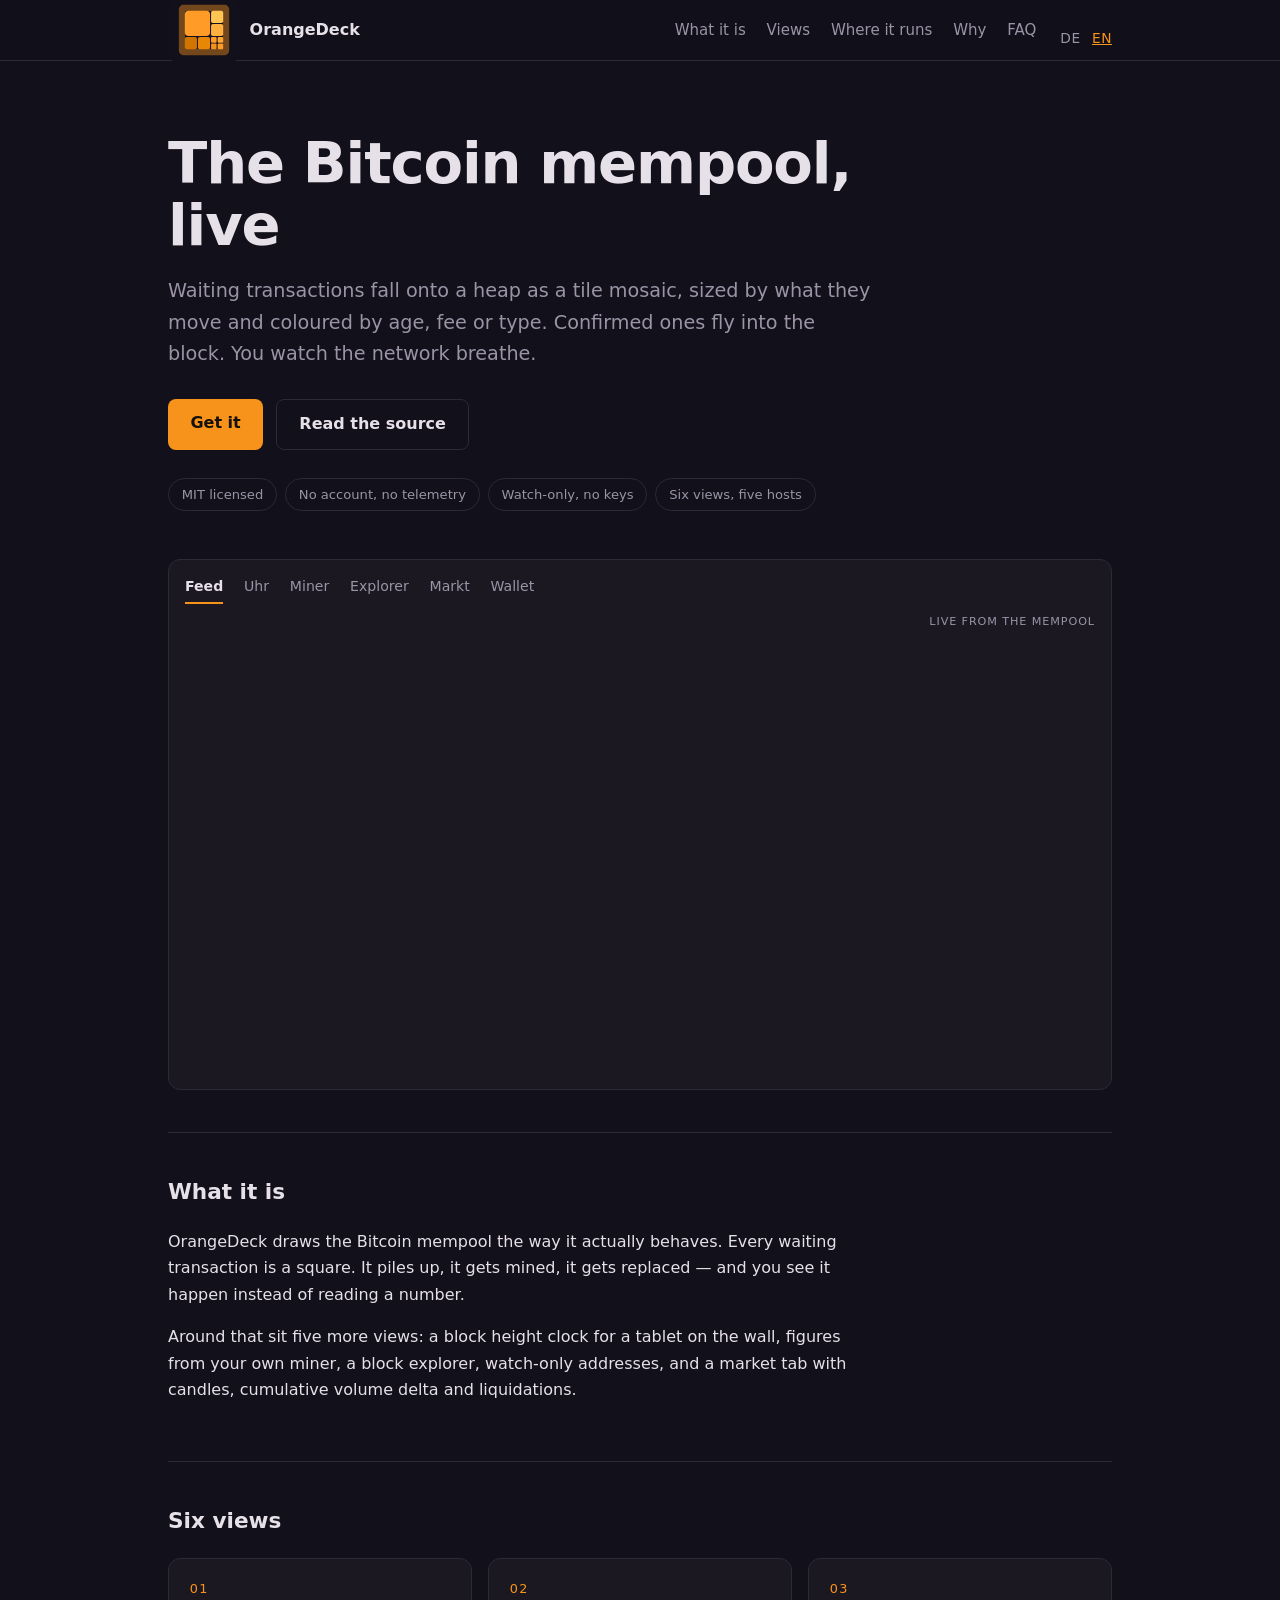
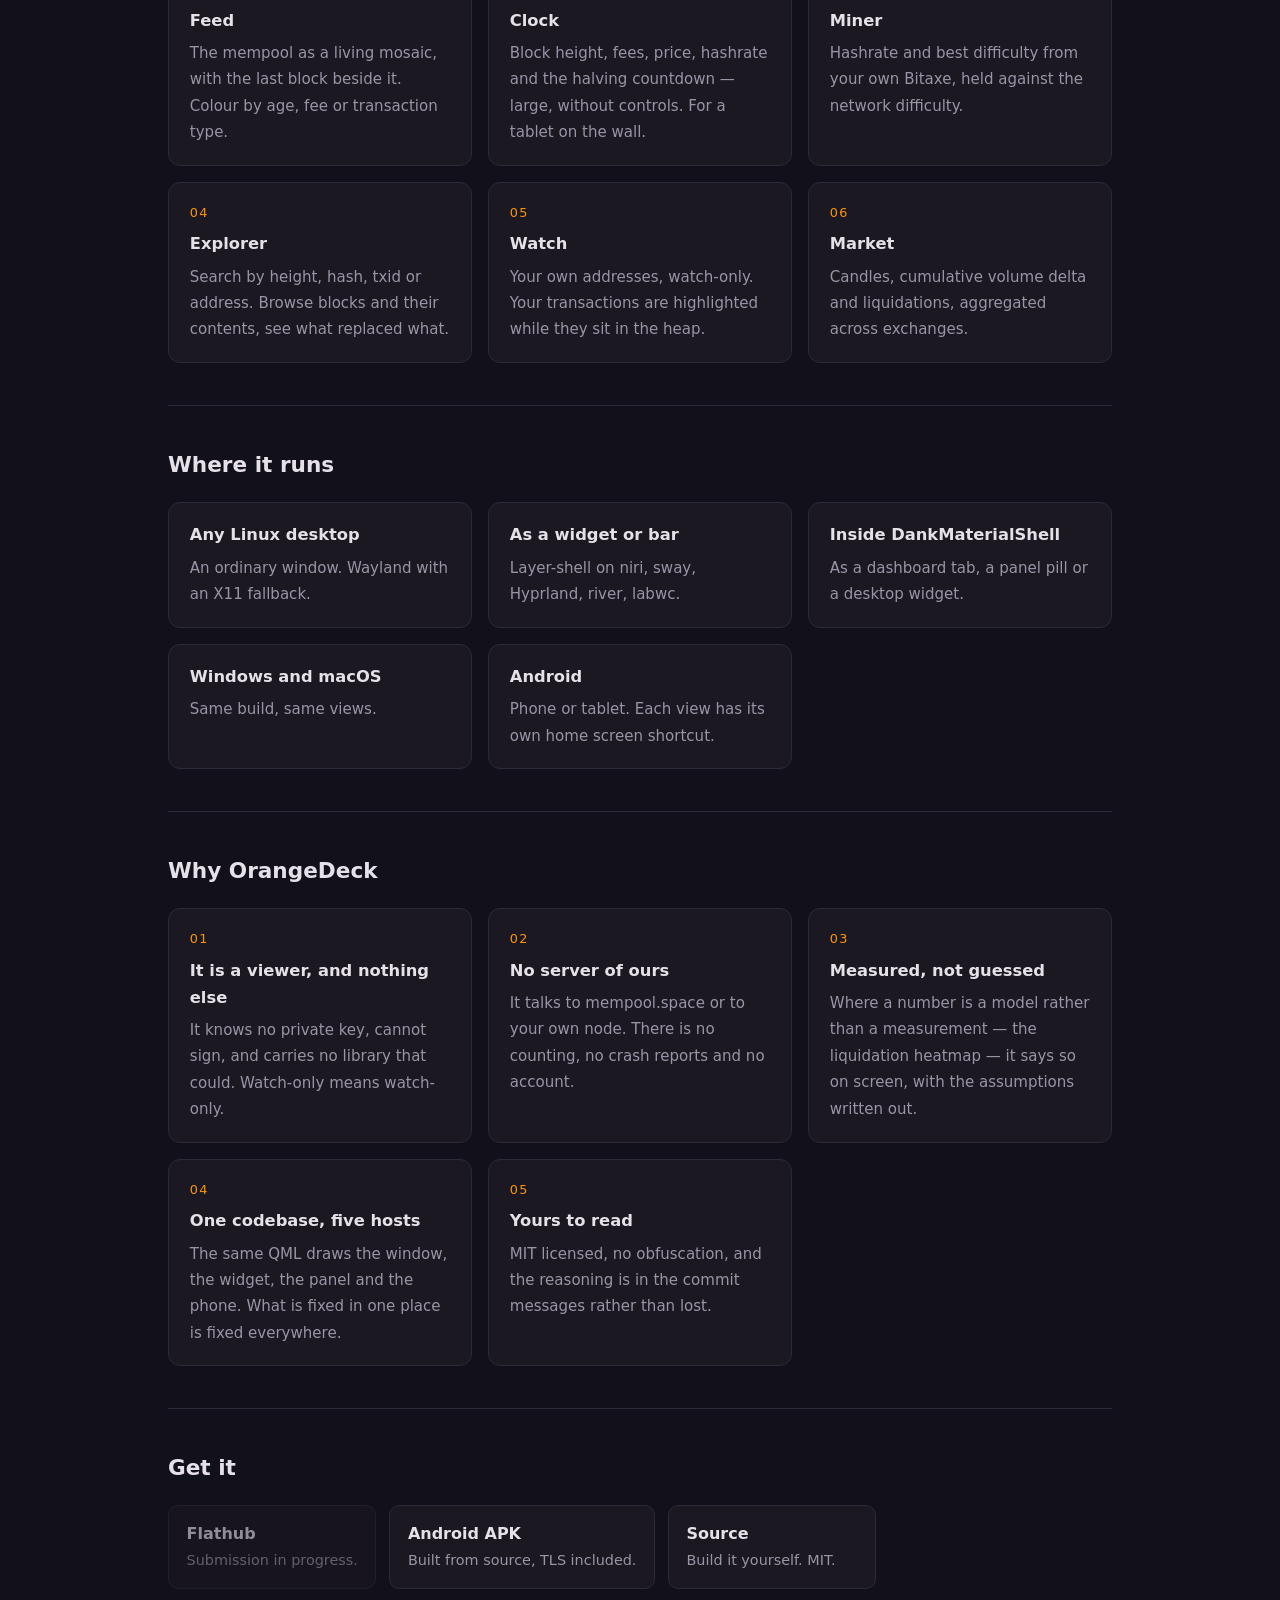
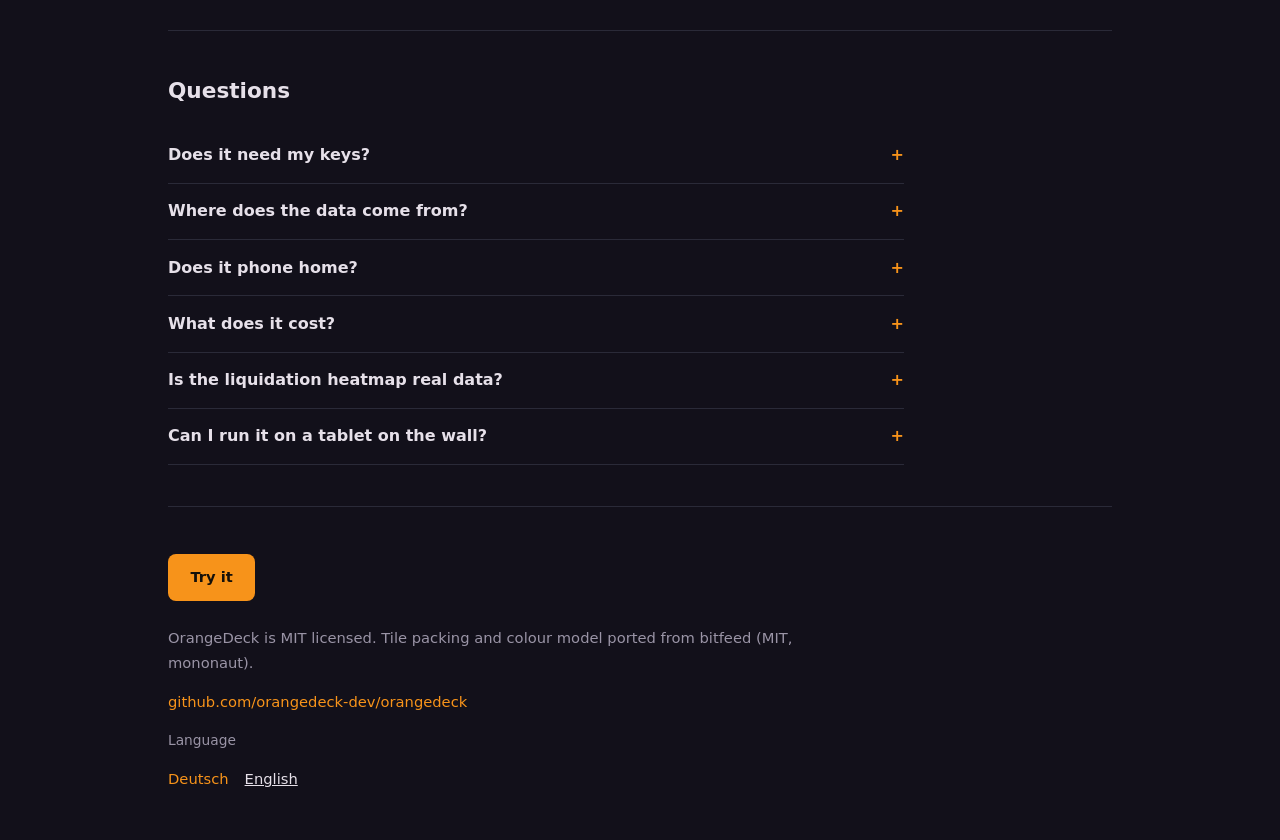
<file: website/fertig/index.html>
<!doctype html>
<html lang="en">
<meta charset="utf-8">
<meta name="viewport" content="width=device-width, initial-scale=1">
<title>OrangeDeck</title>
<link rel="icon" href="bilder/symbol.svg" type="image/svg+xml">
<link rel="stylesheet" href="stil.css">
<link rel="canonical" href="https://orangedeck.dev/en/">
<script>
  var da = ["de","en"];
  var w = (navigator.languages || [navigator.language || "en"]);
  var ziel = "en";
  for (var i = 0; i < w.length && ziel === "en"; i++) {
    var l = String(w[i]).toLowerCase();
    if (da.indexOf(l) >= 0) { ziel = l; break; }
    var k = l.split("-")[0];
    if (da.indexOf(k) >= 0) { ziel = k; break; }
  }
  location.replace(ziel + "/");
</script>
<body>
<div class="mitte"><header>
  <div class="marke"><img src="bilder/symbol.svg" alt="" width="72" height="72"><h1>OrangeDeck</h1></div>
  <noscript><p class="unterzeile"><a href="de/">Deutsch</a> <a href="en/">English</a></p></noscript>
</header></div>
</body>
</html>
</file>
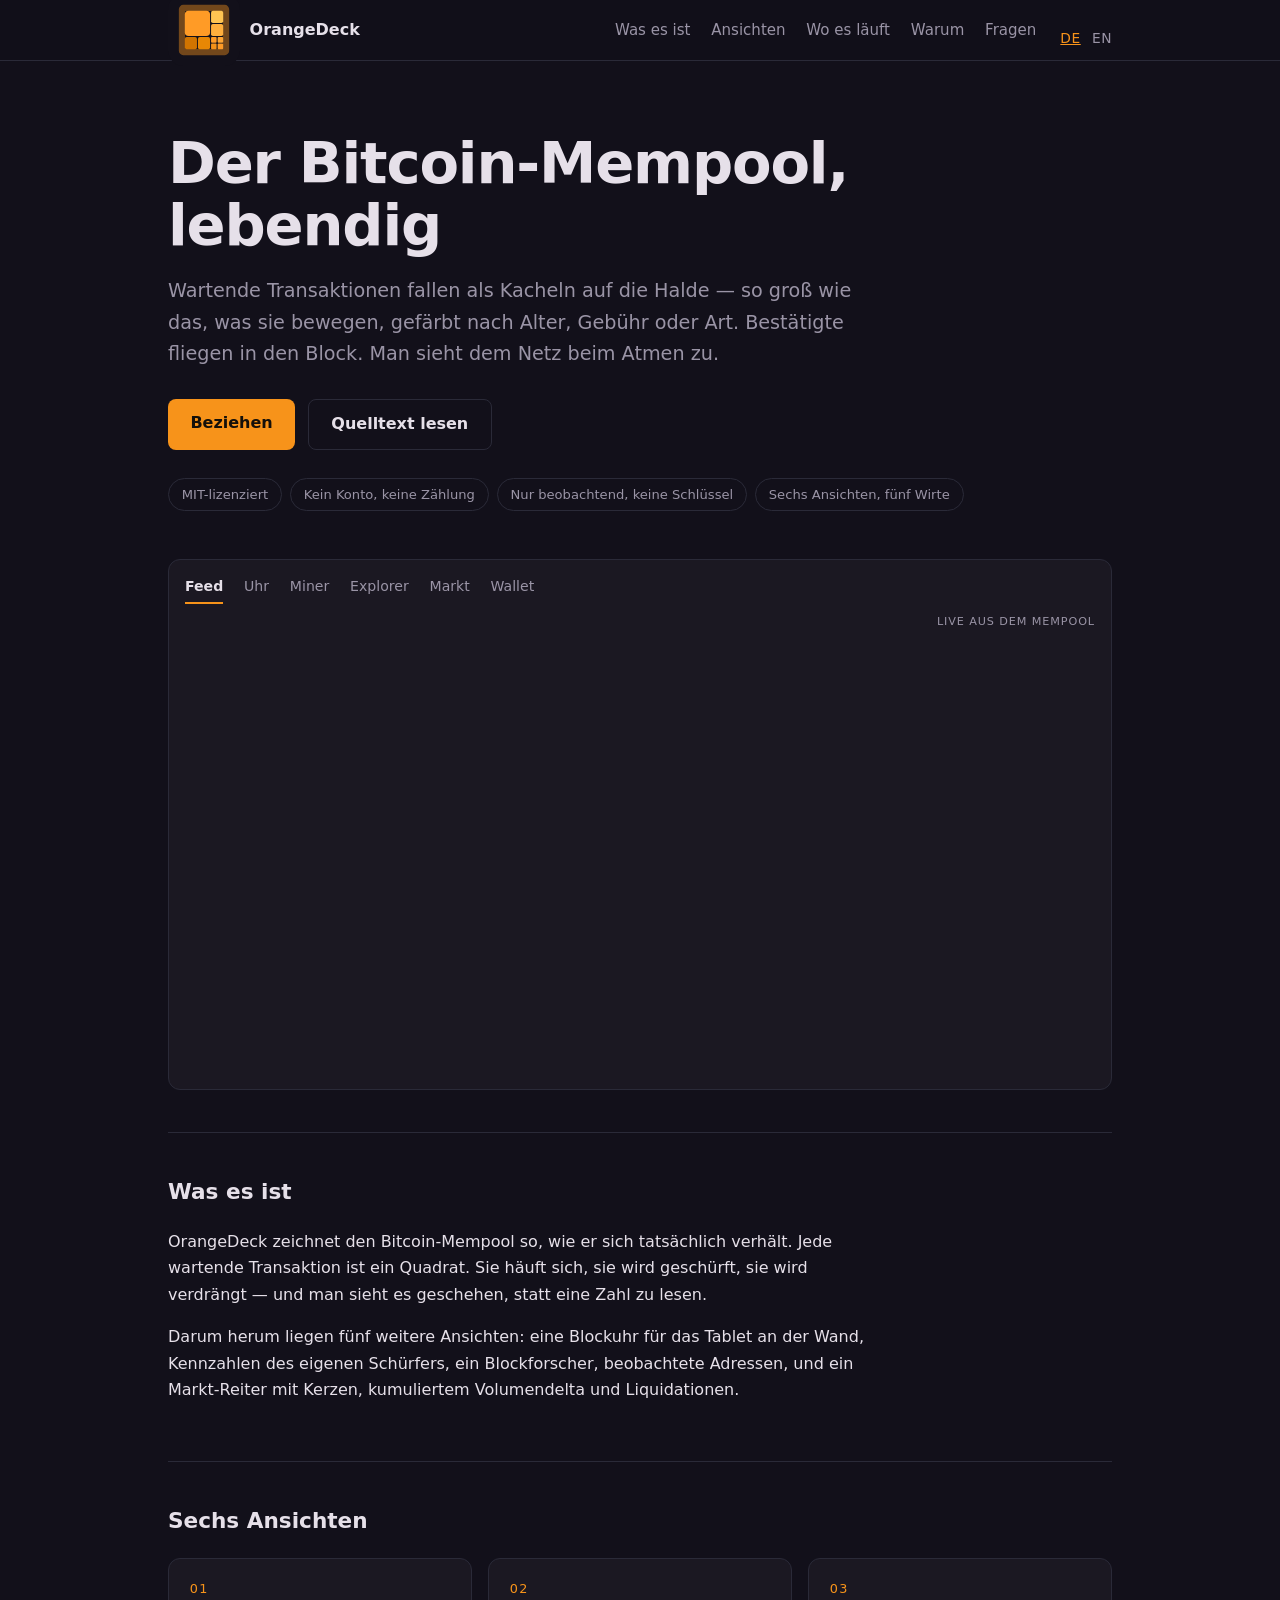
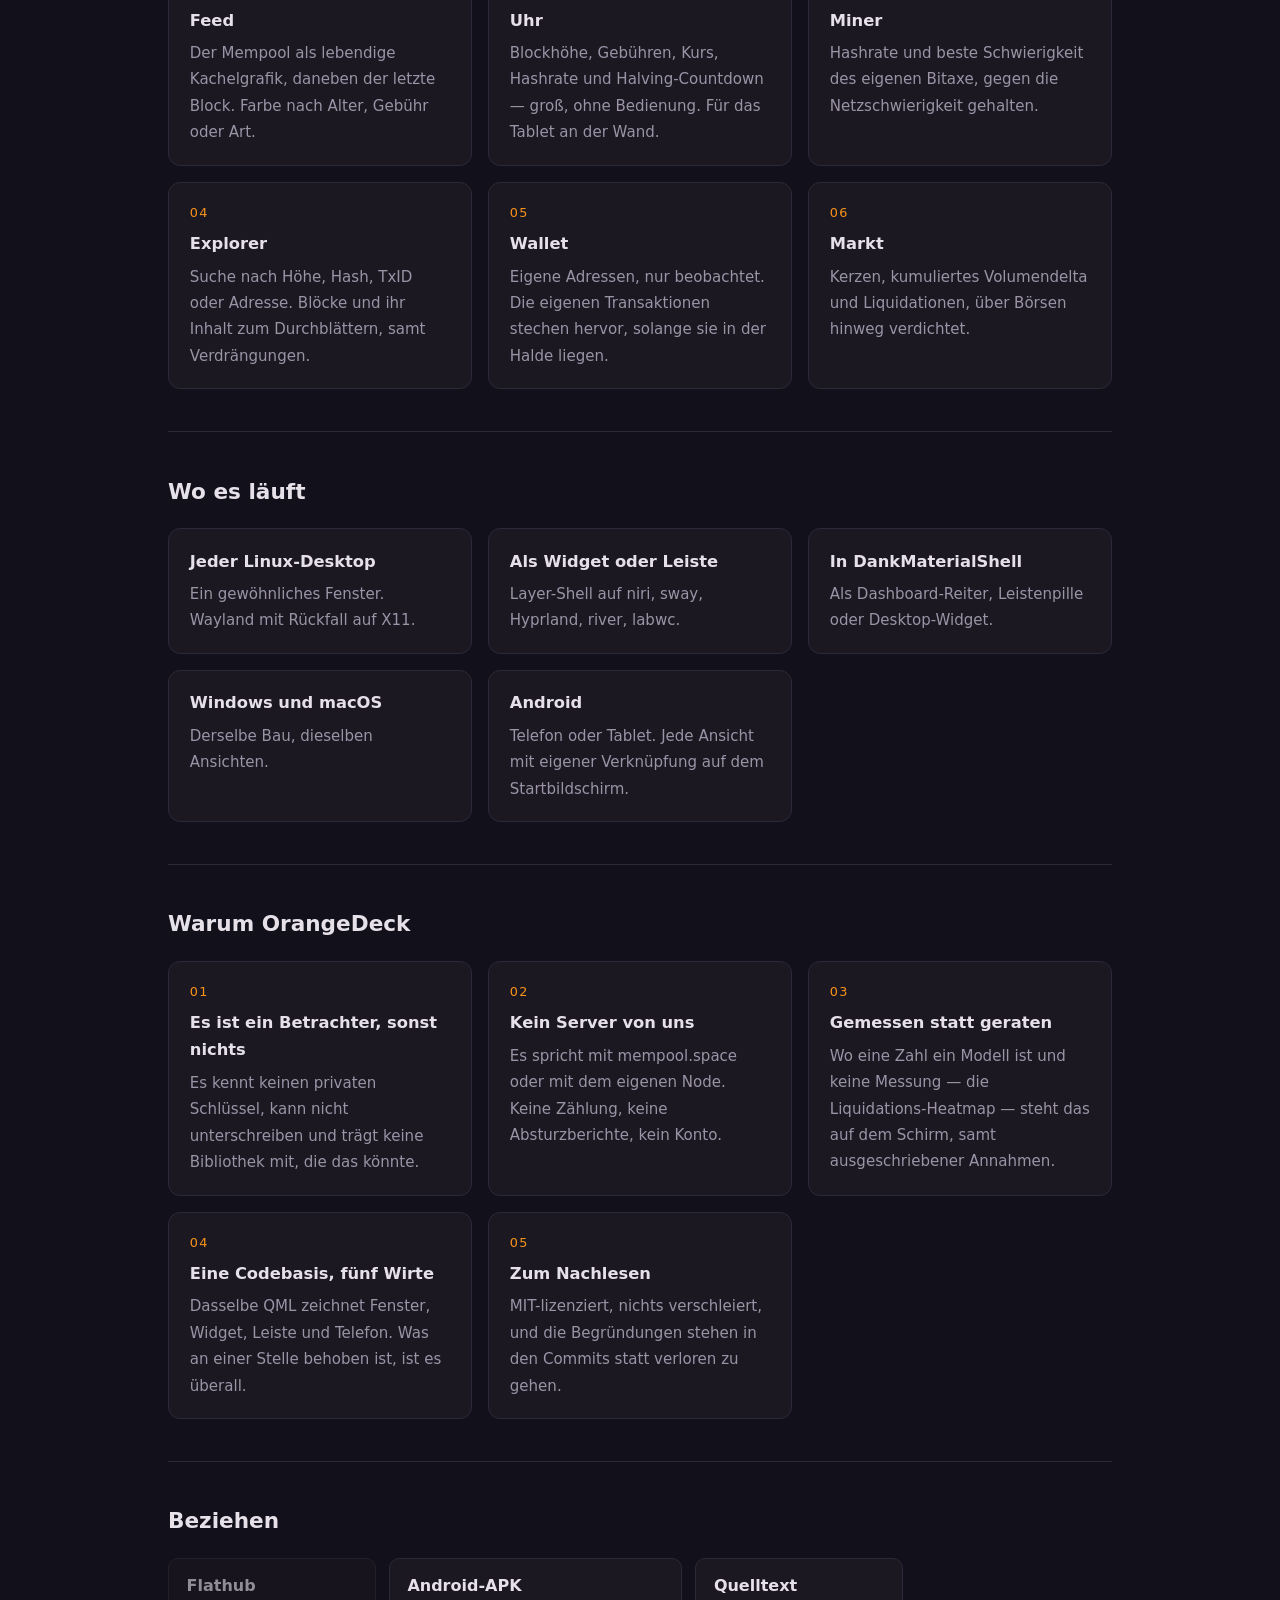
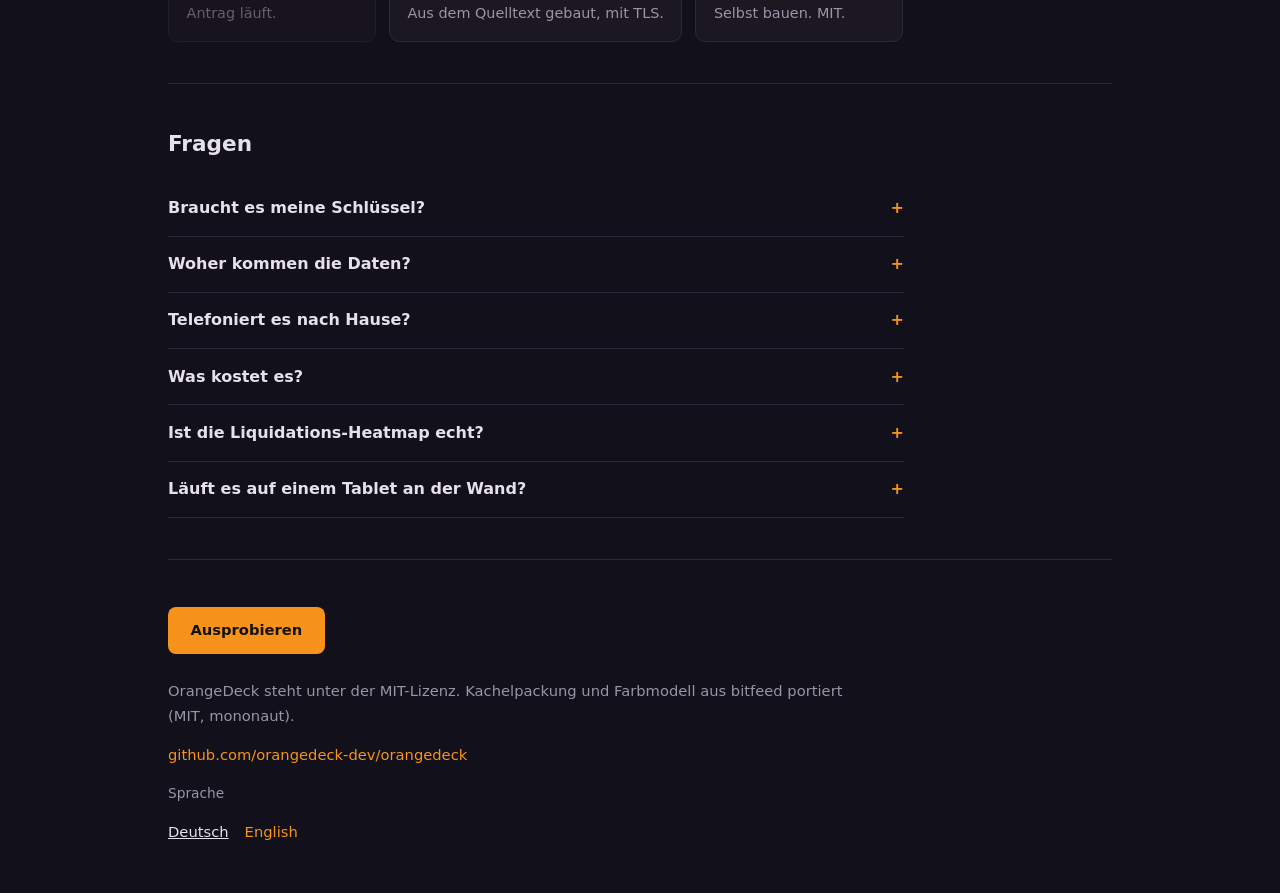
<file: website/fertig/de/index.html>
<!doctype html>
<html lang="de" dir="ltr">
<meta charset="utf-8">
<meta name="viewport" content="width=device-width, initial-scale=1">
<title>OrangeDeck — Bitcoin-Mempool, Blockuhr und Miner-Anzeige</title>
<meta name="description" content="Der Bitcoin-Mempool als lebendige Kachelgrafik, dazu Blockuhr, Bitaxe-Kennzahlen und Blockforscher. Für Linux, Windows, macOS und Android. MIT, ohne Konto.">
<meta property="og:title" content="OrangeDeck — Bitcoin-Mempool, Blockuhr und Miner-Anzeige">
<meta property="og:description" content="Der Bitcoin-Mempool als lebendige Kachelgrafik, dazu Blockuhr, Bitaxe-Kennzahlen und Blockforscher. Für Linux, Windows, macOS und Android. MIT, ohne Konto.">
<meta property="og:type" content="website">
<meta property="og:url" content="https://orangedeck.dev/de/">
<meta property="og:locale" content="de">
<meta property="og:site_name" content="OrangeDeck">
<meta property="og:image" content="https://orangedeck.dev/bilder/vorschau.png">
<meta property="og:image:width" content="1200">
<meta property="og:image:height" content="630">
<meta property="og:image:alt" content="OrangeDeck — Bitcoin-Mempool, Blockuhr und Miner-Anzeige">
<meta name="twitter:card" content="summary_large_image">
<meta name="twitter:title" content="OrangeDeck — Bitcoin-Mempool, Blockuhr und Miner-Anzeige">
<meta name="twitter:description" content="Der Bitcoin-Mempool als lebendige Kachelgrafik, dazu Blockuhr, Bitaxe-Kennzahlen und Blockforscher. Für Linux, Windows, macOS und Android. MIT, ohne Konto.">
<meta name="twitter:image" content="https://orangedeck.dev/bilder/vorschau.png">
<link rel="canonical" href="https://orangedeck.dev/de/">
<link rel="icon" href="../bilder/symbol.svg" type="image/svg+xml">
<link rel="stylesheet" href="../stil.css">
<link rel="alternate" hreflang="de" href="https://orangedeck.dev/de/">
<link rel="alternate" hreflang="en" href="https://orangedeck.dev/en/">
<link rel="alternate" hreflang="x-default" href="https://orangedeck.dev/en/">
<body>
<div class="kopfleiste"><div class="mitte kopf">
  <a class="marke" href="#"><img src="../bilder/symbol.svg" alt="" width="34" height="34"><span>OrangeDeck</span></a>
  <nav class="nav"><a href="#was">Was es ist</a><a href="#ansichten">Ansichten</a><a href="#wo">Wo es läuft</a><a href="#warum">Warum</a><a href="#faq">Fragen</a></nav>
  <nav class="sprachen"><a href="../de/" hreflang="de" aria-current="true">DE</a><a href="../en/" hreflang="en">EN</a></nav>
</div></div>

<div class="mitte">
  <header class="hero">
    <h1>Der Bitcoin-Mempool, lebendig</h1>
    <p class="fuehrend">Wartende Transaktionen fallen als Kacheln auf die Halde — so groß wie das, was sie bewegen, gefärbt nach Alter, Gebühr oder Art. Bestätigte fliegen in den Block. Man sieht dem Netz beim Atmen zu.</p>
    <div class="knopfreihe">
      <a class="tat" href="#holen">Beziehen</a>
      <a class="tat zweit" href="https://github.com/orangedeck-dev/orangedeck">Quelltext lesen</a>
    </div>
    <div class="badges"><span class="badge">MIT-lizenziert</span><span class="badge">Kein Konto, keine Zählung</span><span class="badge">Nur beobachtend, keine Schlüssel</span><span class="badge">Sechs Ansichten, fünf Wirte</span></div>
  </header>

  <section class="schau">
    <!-- **Das Standbild steht darunter, nicht daneben.** `live.js` blendet es
         aus, sobald es laeuft; ohne JavaScript, ohne Netz und bei
         `prefers-reduced-motion` bleibt es liegen. Eine Seite, deren
         Herzstueck ein leeres Loch ist, waere schlechter als eine mit einem
         Bild -- und ein Pruefer wie ein Crawler sieht genau das zuerst. -->
    <div id="live" class="live">
      <img class="live-standbild" src="../bilder/feed.png" alt="Der Mempool als lebendige Kachelgrafik, daneben der letzte Block. Farbe nach Alter, Gebühr oder Art.">
    </div>
  </section>

  <section id="was">
    <h2>Was es ist</h2>
    <p>OrangeDeck zeichnet den Bitcoin-Mempool so, wie er sich tatsächlich verhält. Jede wartende Transaktion ist ein Quadrat. Sie häuft sich, sie wird geschürft, sie wird verdrängt — und man sieht es geschehen, statt eine Zahl zu lesen.</p><p>Darum herum liegen fünf weitere Ansichten: eine Blockuhr für das Tablet an der Wand, Kennzahlen des eigenen Schürfers, ein Blockforscher, beobachtete Adressen, und ein Markt-Reiter mit Kerzen, kumuliertem Volumendelta und Liquidationen.</p>
  </section>

  <section id="ansichten">
    <h2>Sechs Ansichten</h2>
    <ul class="karten"><li><span class="nr">01</span><b>Feed</b><span class="txt">Der Mempool als lebendige Kachelgrafik, daneben der letzte Block. Farbe nach Alter, Gebühr oder Art.</span></li><li><span class="nr">02</span><b>Uhr</b><span class="txt">Blockhöhe, Gebühren, Kurs, Hashrate und Halving-Countdown — groß, ohne Bedienung. Für das Tablet an der Wand.</span></li><li><span class="nr">03</span><b>Miner</b><span class="txt">Hashrate und beste Schwierigkeit des eigenen Bitaxe, gegen die Netzschwierigkeit gehalten.</span></li><li><span class="nr">04</span><b>Explorer</b><span class="txt">Suche nach Höhe, Hash, TxID oder Adresse. Blöcke und ihr Inhalt zum Durchblättern, samt Verdrängungen.</span></li><li><span class="nr">05</span><b>Wallet</b><span class="txt">Eigene Adressen, nur beobachtet. Die eigenen Transaktionen stechen hervor, solange sie in der Halde liegen.</span></li><li><span class="nr">06</span><b>Markt</b><span class="txt">Kerzen, kumuliertes Volumendelta und Liquidationen, über Börsen hinweg verdichtet.</span></li></ul>
  </section>

  <section id="wo">
    <h2>Wo es läuft</h2>
    <ul class="karten schlicht"><li><b>Jeder Linux-Desktop</b><span class="txt">Ein gewöhnliches Fenster. Wayland mit Rückfall auf X11.</span></li><li><b>Als Widget oder Leiste</b><span class="txt">Layer-Shell auf niri, sway, Hyprland, river, labwc.</span></li><li><b>In DankMaterialShell</b><span class="txt">Als Dashboard-Reiter, Leistenpille oder Desktop-Widget.</span></li><li><b>Windows und macOS</b><span class="txt">Derselbe Bau, dieselben Ansichten.</span></li><li><b>Android</b><span class="txt">Telefon oder Tablet. Jede Ansicht mit eigener Verknüpfung auf dem Startbildschirm.</span></li></ul>
  </section>

  <section id="warum">
    <h2>Warum OrangeDeck</h2>
    <ul class="karten"><li><span class="nr">01</span><b>Es ist ein Betrachter, sonst nichts</b><span class="txt">Es kennt keinen privaten Schlüssel, kann nicht unterschreiben und trägt keine Bibliothek mit, die das könnte.</span></li><li><span class="nr">02</span><b>Kein Server von uns</b><span class="txt">Es spricht mit mempool.space oder mit dem eigenen Node. Keine Zählung, keine Absturzberichte, kein Konto.</span></li><li><span class="nr">03</span><b>Gemessen statt geraten</b><span class="txt">Wo eine Zahl ein Modell ist und keine Messung — die Liquidations-Heatmap — steht das auf dem Schirm, samt ausgeschriebener Annahmen.</span></li><li><span class="nr">04</span><b>Eine Codebasis, fünf Wirte</b><span class="txt">Dasselbe QML zeichnet Fenster, Widget, Leiste und Telefon. Was an einer Stelle behoben ist, ist es überall.</span></li><li><span class="nr">05</span><b>Zum Nachlesen</b><span class="txt">MIT-lizenziert, nichts verschleiert, und die Begründungen stehen in den Commits statt verloren zu gehen.</span></li></ul>
  </section>

  <section id="holen">
    <h2>Beziehen</h2>
    <div class="knopfreihe"><div class="knopf wartet"><b>Flathub</b><span>Antrag läuft.</span></div><a class="knopf" href="https://github.com/orangedeck-dev/orangedeck/releases"><b>Android-APK</b><span>Aus dem Quelltext gebaut, mit TLS.</span></a><a class="knopf" href="https://github.com/orangedeck-dev/orangedeck"><b>Quelltext</b><span>Selbst bauen. MIT.</span></a></div>
  </section>

  <section id="faq">
    <h2>Fragen</h2>
    <div class="fragen"><details><summary>Braucht es meine Schlüssel?</summary><p>Nein. Es kann nichts unterschreiben. Beobachtete Adressen gibt man als Adresse oder xpub ein; sie verlassen den Rechner nur als Guthabenabfrage.</p></details><details><summary>Woher kommen die Daten?</summary><p>Aus mempool.space, oder aus der eigenen Instanz — das ist eine Einstellung. Marktdaten kommen aus den öffentlichen Kanälen der Börsen.</p></details><details><summary>Telefoniert es nach Hause?</summary><p>Nein. Es gibt keinen Server von uns, keine Auswertung und keine Absturzberichte.</p></details><details><summary>Was kostet es?</summary><p>Nichts. MIT-lizenziert, und es gibt keine bezahlte Stufe.</p></details><details><summary>Ist die Liquidations-Heatmap echt?</summary><p>Nein, und sie sagt es auf dem Schirm. Niemand veröffentlicht fremde Positionen; sie ist ein Modell mit ausgeschriebenen Annahmen.</p></details><details><summary>Läuft es auf einem Tablet an der Wand?</summary><p>Dafür ist die Uhr da — große Zahlen, keine Bedienung. Der Android-Bau hat eine Verknüpfung direkt dorthin.</p></details></div>
  </section>

  <!-- Hier kommt spaeter der Spendenteil hin: eine wechselnde Adresse, damit
       sich Zahlungen nicht einer einzigen zuordnen lassen. Braucht einen xpub
       und eine Ableitung, also mehr als eine statische Seite -- deshalb
       bewusst noch nicht drin. -->

  <footer>
    <p class="fuss-tat"><a class="tat" href="#holen">Ausprobieren</a></p>
    <p>OrangeDeck steht unter der MIT-Lizenz. Kachelpackung und Farbmodell aus bitfeed portiert (MIT, mononaut).</p>
    <p><a href="https://github.com/orangedeck-dev/orangedeck">github.com/orangedeck-dev/orangedeck</a></p>
    <p class="klein">Sprache</p>
    <nav class="sprachen"><a href="../de/" hreflang="de" aria-current="true">Deutsch</a><a href="../en/" hreflang="en">English</a></nav>
  </footer>
</div>
<script type="application/ld+json">[{"@context":"https://schema.org","@type":"SoftwareApplication","name":"OrangeDeck","url":"https://orangedeck.dev/de/","inLanguage":"de","description":"OrangeDeck ist eine freie Desktop- und Android-Anwendung, die den Bitcoin-Mempool als lebendige Kachelgrafik zeichnet. Sie vereint sechs Ansichten in einem Fenster: Mempool-Feed, Blockuhr, Bitaxe-Kennzahlen, Blockforscher, beobachtete Adressen und Marktdaten. Sie läuft auf Linux, Windows, macOS und Android, ist MIT-lizenziert und verlangt kein Konto.","applicationCategory":"UtilityApplication","operatingSystem":"Linux, Windows, macOS, Android","license":"https://opensource.org/licenses/MIT","isAccessibleForFree":true,"offers":{"@type":"Offer","price":"0","priceCurrency":"EUR"},"image":"https://orangedeck.dev/bilder/vorschau.png","screenshot":["https://orangedeck.dev/bilder/feed.png","https://orangedeck.dev/bilder/uhr.png","https://orangedeck.dev/bilder/markt.png"],"codeRepository":"https://github.com/orangedeck-dev/orangedeck","author":{"@type":"Person","name":"Satoshoe","url":"https://github.com/satoshoe-dev"},"featureList":["Feed","Uhr","Miner","Explorer","Wallet","Markt"]},{"@context":"https://schema.org","@type":"FAQPage","inLanguage":"de","mainEntity":[{"@type":"Question","name":"Braucht es meine Schlüssel?","acceptedAnswer":{"@type":"Answer","text":"Nein. Es kann nichts unterschreiben. Beobachtete Adressen gibt man als Adresse oder xpub ein; sie verlassen den Rechner nur als Guthabenabfrage."}},{"@type":"Question","name":"Woher kommen die Daten?","acceptedAnswer":{"@type":"Answer","text":"Aus mempool.space, oder aus der eigenen Instanz — das ist eine Einstellung. Marktdaten kommen aus den öffentlichen Kanälen der Börsen."}},{"@type":"Question","name":"Telefoniert es nach Hause?","acceptedAnswer":{"@type":"Answer","text":"Nein. Es gibt keinen Server von uns, keine Auswertung und keine Absturzberichte."}},{"@type":"Question","name":"Was kostet es?","acceptedAnswer":{"@type":"Answer","text":"Nichts. MIT-lizenziert, und es gibt keine bezahlte Stufe."}},{"@type":"Question","name":"Ist die Liquidations-Heatmap echt?","acceptedAnswer":{"@type":"Answer","text":"Nein, und sie sagt es auf dem Schirm. Niemand veröffentlicht fremde Positionen; sie ist ein Modell mit ausgeschriebenen Annahmen."}},{"@type":"Question","name":"Läuft es auf einem Tablet an der Wand?","acceptedAnswer":{"@type":"Answer","text":"Dafür ist die Uhr da — große Zahlen, keine Bedienung. Der Android-Bau hat eine Verknüpfung direkt dorthin."}}]}]</script>
<script>window.ORANGEDECK_LIVE = {"reiter":["Feed","Uhr","Miner","Explorer","Markt","Wallet"],"live":"LIVE","beispiel":"BEISPIEL","beispielHinweis":"Kein fremder Schürfer und keine fremde Wallet lassen sich von hier aus abfragen. Diese beiden Ansichten zeigen deshalb erfundene Zahlen — die Anwendung zeigt Ihre eigenen.","quelle":"Live aus dem Mempool","block":"Block","vorMin":"vor {0} Min","gebuehr":"Gebühr","kurs":"Kurs","mempool":"Mempool","hashrate":"Hashrate","moscow":"Moscow Time","schwierigkeit":"Schwierigkeit","halving":"Halving","bloecke":"Blöcke","txn":"Transaktionen","beste":"Beste Freigabe","temperatur":"Temperatur","leistung":"Leistung","guthaben":"Guthaben","adressen":"Adressen","unbestaetigt":"unbestätigt","gerechnet":"aus der Schwierigkeit gerechnet","verbindet":"verbindet …"};</script>
<script src="../mondrian.js"></script>
<script src="../colors.js"></script>
<script src="../live.js" defer></script>
</body>
</html>
</file>
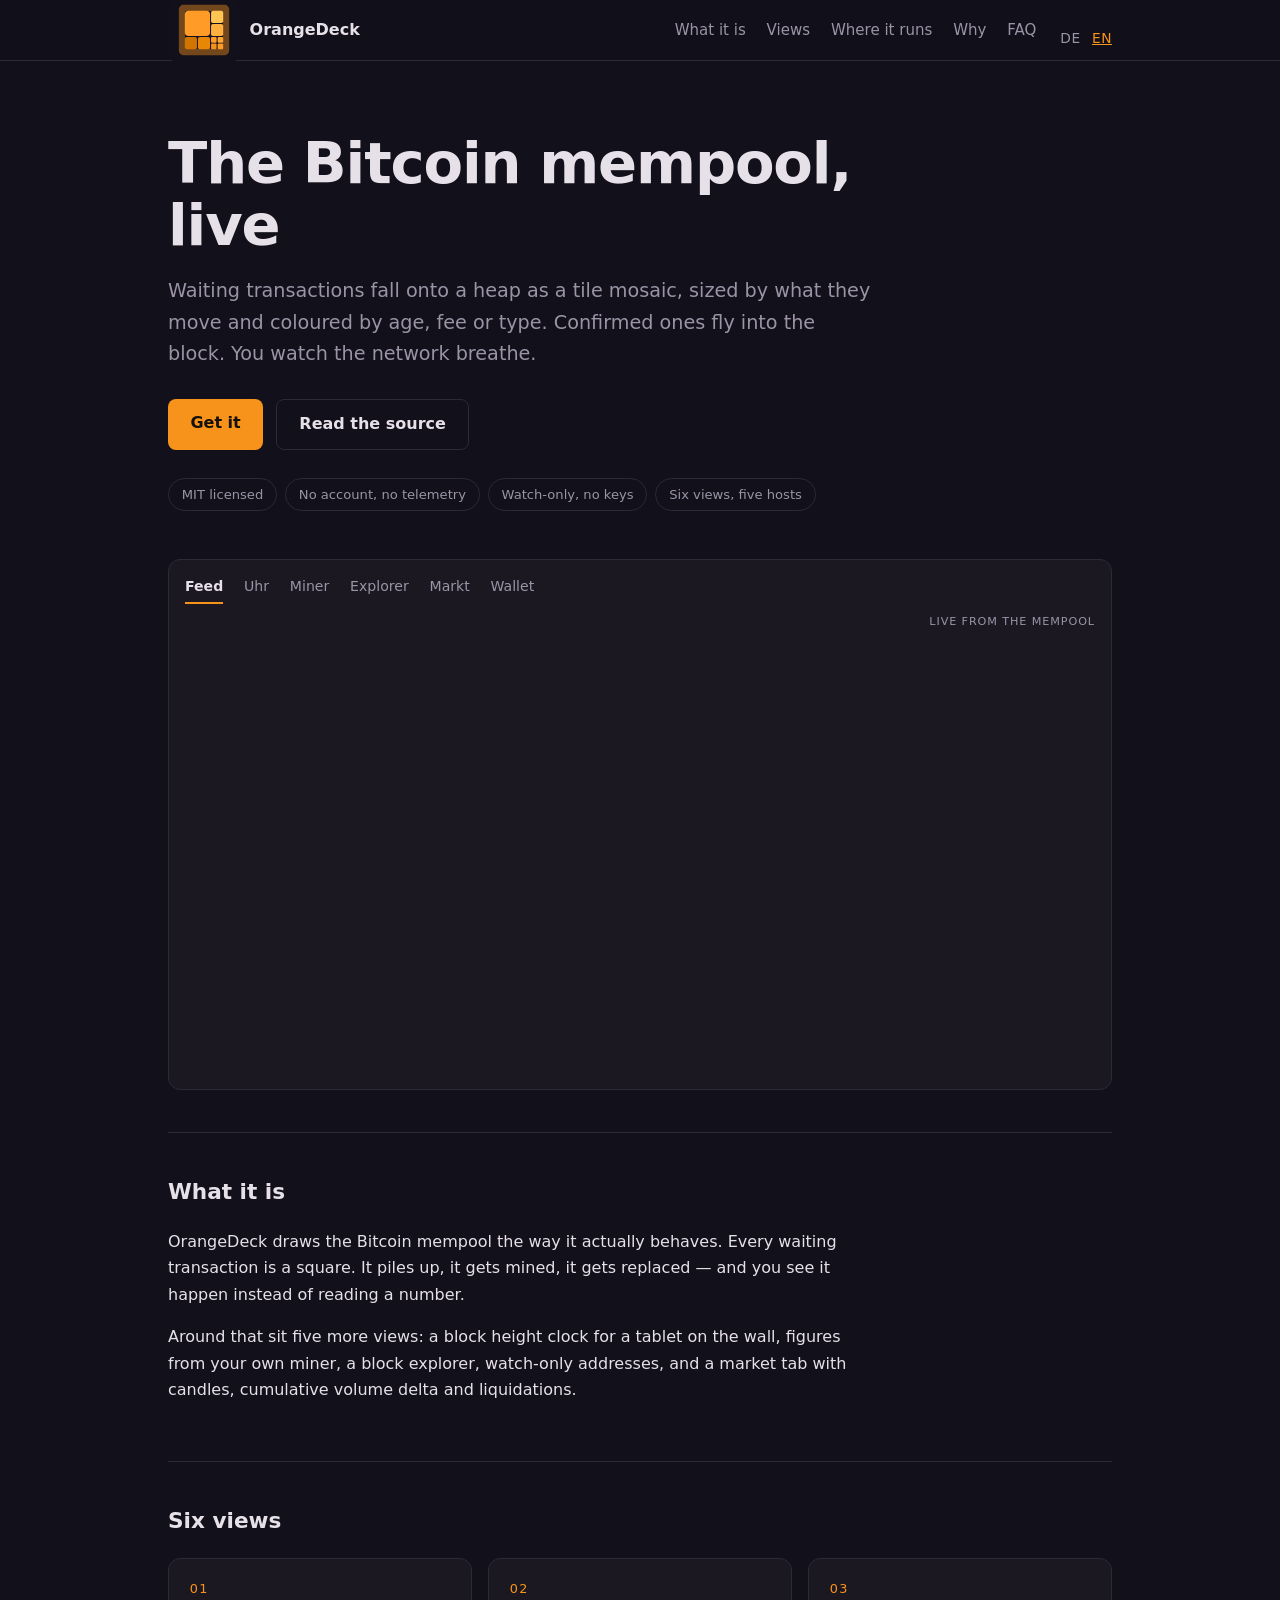
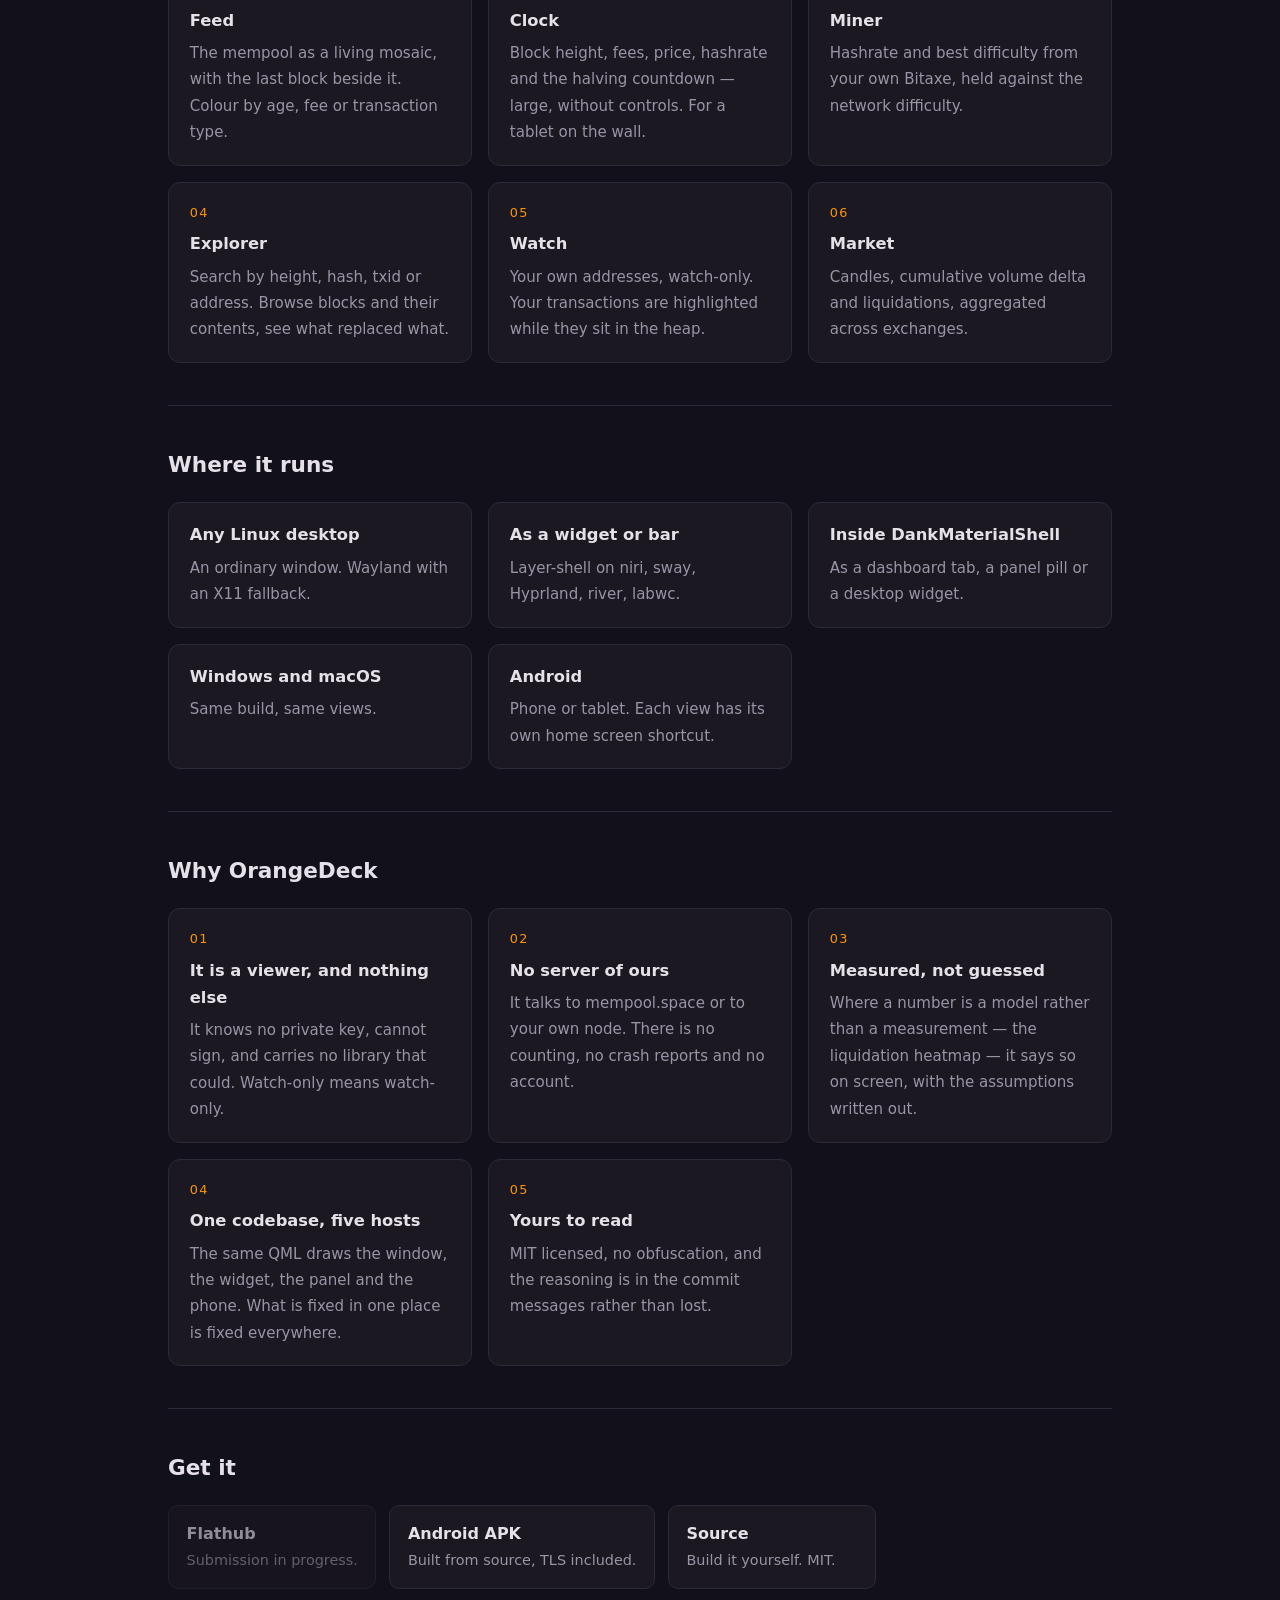
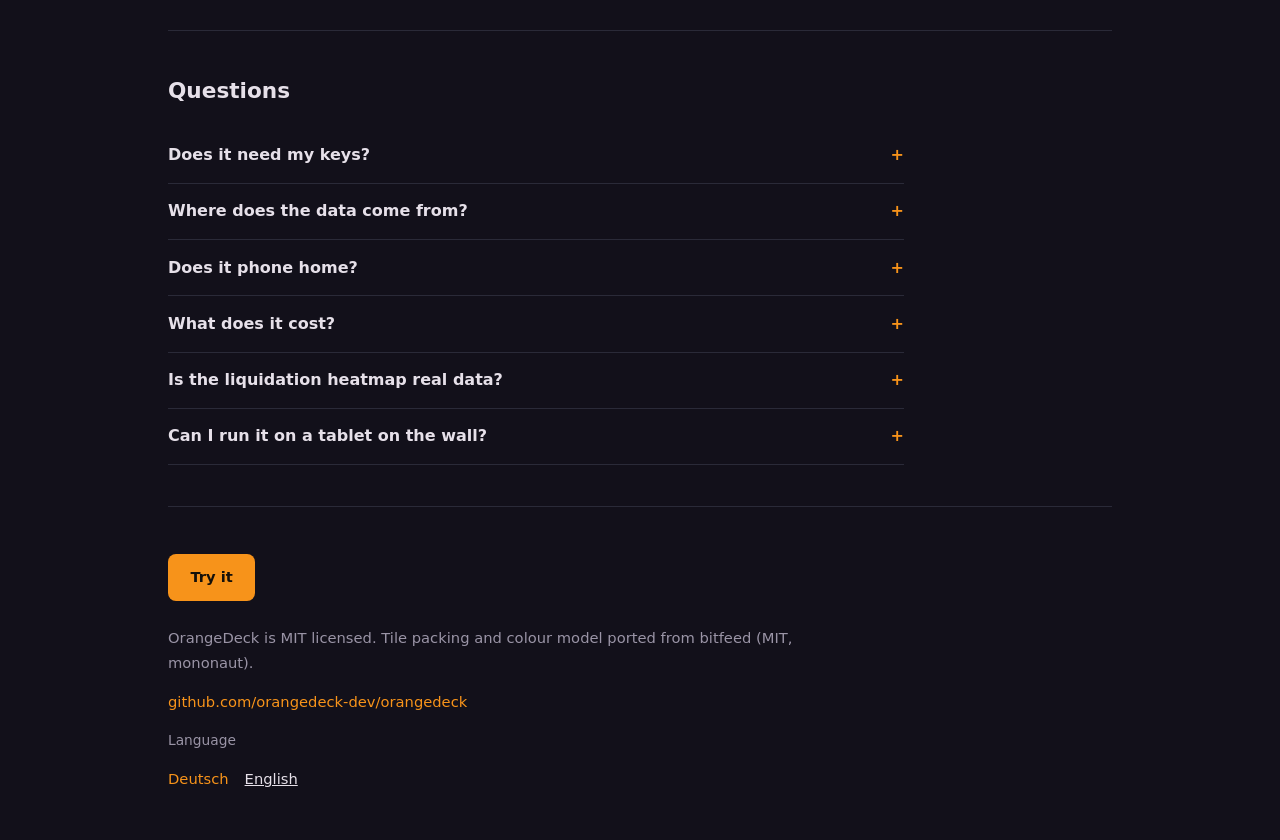
<file: website/fertig/en/index.html>
<!doctype html>
<html lang="en" dir="ltr">
<meta charset="utf-8">
<meta name="viewport" content="width=device-width, initial-scale=1">
<title>OrangeDeck — Bitcoin mempool, block height display, miner stats</title>
<meta name="description" content="The Bitcoin mempool as a living tile mosaic, plus a block height clock, Bitaxe figures and a block explorer. Linux, Windows, macOS, Android. MIT.">
<meta property="og:title" content="OrangeDeck — Bitcoin mempool, block height display, miner stats">
<meta property="og:description" content="The Bitcoin mempool as a living tile mosaic, plus a block height clock, Bitaxe figures and a block explorer. Linux, Windows, macOS, Android. MIT.">
<meta property="og:type" content="website">
<meta property="og:url" content="https://orangedeck.dev/en/">
<meta property="og:locale" content="en">
<meta property="og:site_name" content="OrangeDeck">
<meta property="og:image" content="https://orangedeck.dev/bilder/vorschau.png">
<meta property="og:image:width" content="1200">
<meta property="og:image:height" content="630">
<meta property="og:image:alt" content="OrangeDeck — Bitcoin mempool, block height display, miner stats">
<meta name="twitter:card" content="summary_large_image">
<meta name="twitter:title" content="OrangeDeck — Bitcoin mempool, block height display, miner stats">
<meta name="twitter:description" content="The Bitcoin mempool as a living tile mosaic, plus a block height clock, Bitaxe figures and a block explorer. Linux, Windows, macOS, Android. MIT.">
<meta name="twitter:image" content="https://orangedeck.dev/bilder/vorschau.png">
<link rel="canonical" href="https://orangedeck.dev/en/">
<link rel="icon" href="../bilder/symbol.svg" type="image/svg+xml">
<link rel="stylesheet" href="../stil.css">
<link rel="alternate" hreflang="de" href="https://orangedeck.dev/de/">
<link rel="alternate" hreflang="en" href="https://orangedeck.dev/en/">
<link rel="alternate" hreflang="x-default" href="https://orangedeck.dev/en/">
<body>
<div class="kopfleiste"><div class="mitte kopf">
  <a class="marke" href="#"><img src="../bilder/symbol.svg" alt="" width="34" height="34"><span>OrangeDeck</span></a>
  <nav class="nav"><a href="#was">What it is</a><a href="#ansichten">Views</a><a href="#wo">Where it runs</a><a href="#warum">Why</a><a href="#faq">FAQ</a></nav>
  <nav class="sprachen"><a href="../de/" hreflang="de">DE</a><a href="../en/" hreflang="en" aria-current="true">EN</a></nav>
</div></div>

<div class="mitte">
  <header class="hero">
    <h1>The Bitcoin mempool, live</h1>
    <p class="fuehrend">Waiting transactions fall onto a heap as a tile mosaic, sized by what they move and coloured by age, fee or type. Confirmed ones fly into the block. You watch the network breathe.</p>
    <div class="knopfreihe">
      <a class="tat" href="#holen">Get it</a>
      <a class="tat zweit" href="https://github.com/orangedeck-dev/orangedeck">Read the source</a>
    </div>
    <div class="badges"><span class="badge">MIT licensed</span><span class="badge">No account, no telemetry</span><span class="badge">Watch-only, no keys</span><span class="badge">Six views, five hosts</span></div>
  </header>

  <section class="schau">
    <!-- **Das Standbild steht darunter, nicht daneben.** `live.js` blendet es
         aus, sobald es laeuft; ohne JavaScript, ohne Netz und bei
         `prefers-reduced-motion` bleibt es liegen. Eine Seite, deren
         Herzstueck ein leeres Loch ist, waere schlechter als eine mit einem
         Bild -- und ein Pruefer wie ein Crawler sieht genau das zuerst. -->
    <div id="live" class="live">
      <img class="live-standbild" src="../bilder/feed.png" alt="The mempool as a living mosaic, with the last block beside it. Colour by age, fee or transaction type.">
    </div>
  </section>

  <section id="was">
    <h2>What it is</h2>
    <p>OrangeDeck draws the Bitcoin mempool the way it actually behaves. Every waiting transaction is a square. It piles up, it gets mined, it gets replaced — and you see it happen instead of reading a number.</p><p>Around that sit five more views: a block height clock for a tablet on the wall, figures from your own miner, a block explorer, watch-only addresses, and a market tab with candles, cumulative volume delta and liquidations.</p>
  </section>

  <section id="ansichten">
    <h2>Six views</h2>
    <ul class="karten"><li><span class="nr">01</span><b>Feed</b><span class="txt">The mempool as a living mosaic, with the last block beside it. Colour by age, fee or transaction type.</span></li><li><span class="nr">02</span><b>Clock</b><span class="txt">Block height, fees, price, hashrate and the halving countdown — large, without controls. For a tablet on the wall.</span></li><li><span class="nr">03</span><b>Miner</b><span class="txt">Hashrate and best difficulty from your own Bitaxe, held against the network difficulty.</span></li><li><span class="nr">04</span><b>Explorer</b><span class="txt">Search by height, hash, txid or address. Browse blocks and their contents, see what replaced what.</span></li><li><span class="nr">05</span><b>Watch</b><span class="txt">Your own addresses, watch-only. Your transactions are highlighted while they sit in the heap.</span></li><li><span class="nr">06</span><b>Market</b><span class="txt">Candles, cumulative volume delta and liquidations, aggregated across exchanges.</span></li></ul>
  </section>

  <section id="wo">
    <h2>Where it runs</h2>
    <ul class="karten schlicht"><li><b>Any Linux desktop</b><span class="txt">An ordinary window. Wayland with an X11 fallback.</span></li><li><b>As a widget or bar</b><span class="txt">Layer-shell on niri, sway, Hyprland, river, labwc.</span></li><li><b>Inside DankMaterialShell</b><span class="txt">As a dashboard tab, a panel pill or a desktop widget.</span></li><li><b>Windows and macOS</b><span class="txt">Same build, same views.</span></li><li><b>Android</b><span class="txt">Phone or tablet. Each view has its own home screen shortcut.</span></li></ul>
  </section>

  <section id="warum">
    <h2>Why OrangeDeck</h2>
    <ul class="karten"><li><span class="nr">01</span><b>It is a viewer, and nothing else</b><span class="txt">It knows no private key, cannot sign, and carries no library that could. Watch-only means watch-only.</span></li><li><span class="nr">02</span><b>No server of ours</b><span class="txt">It talks to mempool.space or to your own node. There is no counting, no crash reports and no account.</span></li><li><span class="nr">03</span><b>Measured, not guessed</b><span class="txt">Where a number is a model rather than a measurement — the liquidation heatmap — it says so on screen, with the assumptions written out.</span></li><li><span class="nr">04</span><b>One codebase, five hosts</b><span class="txt">The same QML draws the window, the widget, the panel and the phone. What is fixed in one place is fixed everywhere.</span></li><li><span class="nr">05</span><b>Yours to read</b><span class="txt">MIT licensed, no obfuscation, and the reasoning is in the commit messages rather than lost.</span></li></ul>
  </section>

  <section id="holen">
    <h2>Get it</h2>
    <div class="knopfreihe"><div class="knopf wartet"><b>Flathub</b><span>Submission in progress.</span></div><a class="knopf" href="https://github.com/orangedeck-dev/orangedeck/releases"><b>Android APK</b><span>Built from source, TLS included.</span></a><a class="knopf" href="https://github.com/orangedeck-dev/orangedeck"><b>Source</b><span>Build it yourself. MIT.</span></a></div>
  </section>

  <section id="faq">
    <h2>Questions</h2>
    <div class="fragen"><details><summary>Does it need my keys?</summary><p>No. It cannot sign anything. Watched addresses are entered as addresses or an xpub and never leave your machine except as a balance query.</p></details><details><summary>Where does the data come from?</summary><p>From mempool.space by default, or from your own mempool instance — that is a single setting. Market data comes from the exchanges&#x27; public feeds.</p></details><details><summary>Does it phone home?</summary><p>No. There is no server of ours, no analytics and no crash reporting.</p></details><details><summary>What does it cost?</summary><p>Nothing. It is MIT licensed and there is no paid tier.</p></details><details><summary>Is the liquidation heatmap real data?</summary><p>No, and it says so on screen. Nobody publishes other people&#x27;s positions; it is a model with its assumptions written out.</p></details><details><summary>Can I run it on a tablet on the wall?</summary><p>That is what the clock view is for — large figures, no controls. The Android build carries a shortcut straight into it.</p></details></div>
  </section>

  <!-- Hier kommt spaeter der Spendenteil hin: eine wechselnde Adresse, damit
       sich Zahlungen nicht einer einzigen zuordnen lassen. Braucht einen xpub
       und eine Ableitung, also mehr als eine statische Seite -- deshalb
       bewusst noch nicht drin. -->

  <footer>
    <p class="fuss-tat"><a class="tat" href="#holen">Try it</a></p>
    <p>OrangeDeck is MIT licensed. Tile packing and colour model ported from bitfeed (MIT, mononaut).</p>
    <p><a href="https://github.com/orangedeck-dev/orangedeck">github.com/orangedeck-dev/orangedeck</a></p>
    <p class="klein">Language</p>
    <nav class="sprachen"><a href="../de/" hreflang="de">Deutsch</a><a href="../en/" hreflang="en" aria-current="true">English</a></nav>
  </footer>
</div>
<script type="application/ld+json">[{"@context":"https://schema.org","@type":"SoftwareApplication","name":"OrangeDeck","url":"https://orangedeck.dev/en/","inLanguage":"en","description":"OrangeDeck is a free desktop and Android application that draws the Bitcoin mempool as a living tile mosaic. It combines six views in one window: mempool feed, block height clock, Bitaxe figures, block explorer, watch-only addresses and market data. It runs on Linux, Windows, macOS and Android, is MIT licensed and requires no account.","applicationCategory":"UtilityApplication","operatingSystem":"Linux, Windows, macOS, Android","license":"https://opensource.org/licenses/MIT","isAccessibleForFree":true,"offers":{"@type":"Offer","price":"0","priceCurrency":"EUR"},"image":"https://orangedeck.dev/bilder/vorschau.png","screenshot":["https://orangedeck.dev/bilder/feed.png","https://orangedeck.dev/bilder/uhr.png","https://orangedeck.dev/bilder/markt.png"],"codeRepository":"https://github.com/orangedeck-dev/orangedeck","author":{"@type":"Person","name":"Satoshoe","url":"https://github.com/satoshoe-dev"},"featureList":["Feed","Clock","Miner","Explorer","Watch","Market"]},{"@context":"https://schema.org","@type":"FAQPage","inLanguage":"en","mainEntity":[{"@type":"Question","name":"Does it need my keys?","acceptedAnswer":{"@type":"Answer","text":"No. It cannot sign anything. Watched addresses are entered as addresses or an xpub and never leave your machine except as a balance query."}},{"@type":"Question","name":"Where does the data come from?","acceptedAnswer":{"@type":"Answer","text":"From mempool.space by default, or from your own mempool instance — that is a single setting. Market data comes from the exchanges' public feeds."}},{"@type":"Question","name":"Does it phone home?","acceptedAnswer":{"@type":"Answer","text":"No. There is no server of ours, no analytics and no crash reporting."}},{"@type":"Question","name":"What does it cost?","acceptedAnswer":{"@type":"Answer","text":"Nothing. It is MIT licensed and there is no paid tier."}},{"@type":"Question","name":"Is the liquidation heatmap real data?","acceptedAnswer":{"@type":"Answer","text":"No, and it says so on screen. Nobody publishes other people's positions; it is a model with its assumptions written out."}},{"@type":"Question","name":"Can I run it on a tablet on the wall?","acceptedAnswer":{"@type":"Answer","text":"That is what the clock view is for — large figures, no controls. The Android build carries a shortcut straight into it."}}]}]</script>
<script>window.ORANGEDECK_LIVE = {"reiter":["Feed","Uhr","Miner","Explorer","Markt","Wallet"],"live":"LIVE","beispiel":"EXAMPLE","beispielHinweis":"No stranger's miner and no stranger's wallet can be queried from here. These two views therefore show invented figures — the application shows yours.","quelle":"Live from the mempool","block":"Block","vorMin":"{0} min ago","gebuehr":"Fee","kurs":"Price","mempool":"Mempool","hashrate":"Hashrate","moscow":"Moscow Time","schwierigkeit":"Difficulty","halving":"Halving","bloecke":"Blocks","txn":"transactions","beste":"Best share","temperatur":"Temperature","leistung":"Power","guthaben":"Balance","adressen":"Addresses","unbestaetigt":"unconfirmed","gerechnet":"derived from difficulty","verbindet":"connecting …"};</script>
<script src="../mondrian.js"></script>
<script src="../colors.js"></script>
<script src="../live.js" defer></script>
</body>
</html>
</file>
<file: website/fertig/stil.css>
/* Dieselbe Sprache wie die Anwendung: der Grund der Oberflaeche, das Orange
   der Kacheln, und die Kachel als wiederkehrende Form. */
:root {
  --grund: #12101a;
  --grund-hell: #1b1822;
  --linie: #2a2a38;
  --schrift: #e6e0e9;
  --gedaempft: #9a94a6;
  --orange: #f7931a;
}
* { box-sizing: border-box; }
html { scroll-behavior: smooth; }
body {
  margin: 0;
  background: var(--grund);
  color: var(--schrift);
  font: 16px/1.65 system-ui, -apple-system, "Segoe UI", Roboto, sans-serif;
  -webkit-text-size-adjust: 100%;
}
a { color: var(--orange); text-decoration: none; }
a:hover { text-decoration: underline; }
.mitte { max-width: 62rem; margin: 0 auto; padding: 0 1.5rem; }

header { padding: 3.5rem 0 2.5rem; }
.marke { display: flex; align-items: center; gap: 1rem; }
.marke img { width: 72px; height: 72px; }
.marke h1 { margin: 0; font-size: 1.9rem; letter-spacing: -0.01em; }
.schlagzeile { margin: 2.2rem 0 0.6rem; font-size: clamp(1.8rem, 5vw, 2.9rem); line-height: 1.15; }
.unterzeile { margin: 0; color: var(--gedaempft); font-size: clamp(1rem, 2.4vw, 1.25rem); max-width: 42rem; }

section { padding: 2.6rem 0; border-top: 1px solid var(--linie); }
h2 { font-size: 1.35rem; margin: 0 0 1.2rem; }
p { max-width: 44rem; }

.bilder { display: grid; gap: 1rem; grid-template-columns: repeat(auto-fit, minmax(19rem, 1fr)); }
.bilder img { width: 100%; border: 1px solid var(--linie); border-radius: 10px; display: block; }

.gitter { display: grid; gap: 1rem; grid-template-columns: repeat(auto-fit, minmax(15rem, 1fr)); list-style: none; padding: 0; margin: 0; }
.gitter li { background: var(--grund-hell); border: 1px solid var(--linie); border-radius: 10px; padding: 1rem 1.1rem; }
.gitter b { color: var(--orange); display: block; margin-bottom: 0.25rem; }
.gitter span { color: var(--gedaempft); font-size: 0.95rem; }

.knopfreihe { display: flex; flex-wrap: wrap; gap: 0.8rem; }
.knopf { background: var(--grund-hell); border: 1px solid var(--linie); border-radius: 10px; padding: 0.9rem 1.1rem; min-width: 13rem; }
.knopf b { display: block; color: var(--schrift); }
.knopf span { color: var(--gedaempft); font-size: 0.9rem; }
.knopf.wartet { opacity: 0.6; }

ul.klar { list-style: none; padding: 0; margin: 0; max-width: 44rem; }
ul.klar li { padding-left: 1.4rem; position: relative; margin-bottom: 0.7rem; color: var(--gedaempft); }
ul.klar li::before { content: ""; position: absolute; left: 0; top: 0.62em; width: 8px; height: 8px; border-radius: 2px; background: var(--orange); }

footer { border-top: 1px solid var(--linie); padding: 2rem 0 3rem; color: var(--gedaempft); font-size: 0.92rem; }
.sprachen { display: flex; flex-wrap: wrap; gap: 0.6rem 1rem; margin-top: 1rem; }
.sprachen a[aria-current="true"] { color: var(--schrift); text-decoration: underline; }

/* ---- Aufbau nach shopatch.com ------------------------------------------ */
.kopfleiste {
  position: sticky; top: 0; z-index: 20;
  background: rgba(18, 16, 26, 0.86);
  backdrop-filter: blur(10px);
  border-bottom: 1px solid var(--linie);
}
.kopf { display: flex; align-items: center; gap: 1.5rem; height: 60px; }
.kopf .marke { display: flex; align-items: center; gap: 0.6rem; color: var(--schrift); font-weight: 600; }
.kopf .marke:hover { text-decoration: none; }
.nav { display: flex; gap: 1.3rem; margin-left: auto; font-size: 0.94rem; }
.nav a { color: var(--gedaempft); }
.nav a:hover { color: var(--schrift); text-decoration: none; }
.kopf .sprachen { display: flex; gap: 0.7rem; font-size: 0.86rem; text-transform: uppercase; letter-spacing: 0.04em; }
.kopf .sprachen a { color: var(--gedaempft); }
.kopf .sprachen a[aria-current="true"] { color: var(--orange); }

.hero { padding: 4.5rem 0 3rem; border: 0; }
.hero h1 { font-size: clamp(2.1rem, 6vw, 3.6rem); line-height: 1.08; margin: 0 0 1.1rem; letter-spacing: -0.02em; max-width: 20ch; }
.fuehrend { color: var(--gedaempft); font-size: clamp(1.02rem, 2.3vw, 1.2rem); max-width: 44rem; margin: 0 0 1.8rem; }
.tat { display: inline-block; background: var(--orange); color: #14100a; font-weight: 600; padding: 0.7rem 1.4rem; border-radius: 8px; }
.tat:hover { text-decoration: none; filter: brightness(1.08); }
.tat.zweit { background: transparent; color: var(--schrift); border: 1px solid var(--linie); }
.badges { display: flex; flex-wrap: wrap; gap: 0.5rem; margin-top: 1.8rem; }
.badge { font-size: 0.82rem; color: var(--gedaempft); border: 1px solid var(--linie); border-radius: 999px; padding: 0.28rem 0.8rem; }

.schau { border: 0; padding-top: 0; }

.karten { list-style: none; padding: 0; margin: 0; display: grid; gap: 1rem;
          grid-template-columns: repeat(auto-fit, minmax(17rem, 1fr)); }
.karten li { background: var(--grund-hell); border: 1px solid var(--linie); border-radius: 12px; padding: 1.2rem 1.3rem; }
.karten .nr { display: block; font-variant-numeric: tabular-nums; color: var(--orange); font-size: 0.8rem; letter-spacing: 0.1em; margin-bottom: 0.5rem; }
.karten b { display: block; margin-bottom: 0.35rem; font-size: 1.02rem; }
.karten .txt { color: var(--gedaempft); font-size: 0.94rem; }

.fragen { max-width: 46rem; }
.fragen details { border-bottom: 1px solid var(--linie); padding: 0.9rem 0; }
.fragen summary { cursor: pointer; font-weight: 600; list-style: none; }
.fragen summary::-webkit-details-marker { display: none; }
.fragen summary::after { content: "+"; float: right; color: var(--orange); }
.fragen details[open] summary::after { content: "\2013"; }
.fragen p { color: var(--gedaempft); margin: 0.6rem 0 0; }

.fuss-tat { margin-bottom: 1.6rem; }
footer .klein { margin-bottom: 0.3rem; font-size: 0.86rem; }

@media (max-width: 46rem) {
  .nav { display: none; }
  .kopf .sprachen { margin-left: auto; }
}

/* ---- Der bewegte Kopf (live.js) ---------------------------------------- */
/* **Das Standbild ist die Grundlage, nicht der Ersatz.** Es steht im Markup
   und wird erst weggenommen, wenn `live.js` wirklich laeuft -- ohne Skript,
   ohne Netz und bei prefers-reduced-motion bleibt es liegen. */
.live { position: relative; border: 1px solid var(--linie); border-radius: 12px; overflow: hidden; background: var(--grund-hell); }
.live-standbild { width: 100%; display: block; }
.live.laeuft { aspect-ratio: 16 / 9; }
.live.laeuft .live-standbild { display: none; }

.live-reiter { display: flex; gap: 1.3rem; padding: 0.75rem 1rem 0; flex-wrap: wrap; }
.live-reiter-knopf {
  background: none; border: 0; padding: 0.2rem 0; cursor: pointer;
  color: var(--gedaempft); font: inherit; font-size: 0.88rem;
  border-bottom: 2px solid transparent;
}
.live-reiter-knopf:hover { color: var(--schrift); }
.live-reiter-knopf.an { color: var(--schrift); font-weight: 600; border-bottom-color: var(--orange); }

.live-buehne { position: relative; height: calc(100% - 2.6rem); }
.live-seite {
  position: absolute; inset: 0; padding: 1rem;
  display: none; flex-direction: column; gap: 0.5rem;
}
.live-seite.an { display: flex; animation: live-auf 0.45s ease-out; }
@keyframes live-auf { from { opacity: 0; } to { opacity: 1; } }

.live-leinwand { flex: 1; width: 100%; min-height: 0; }
.live-linie { height: 62%; width: 100%; margin-top: auto; }

.live-gross { font-size: clamp(2rem, 6vw, 3.4rem); line-height: 1.05; letter-spacing: -0.02em; }
.live-orange { color: var(--orange); }
.live-unter { color: var(--gedaempft); font-size: 0.86rem; margin-top: -0.3rem; }

.live-gitter { display: grid; grid-template-columns: repeat(auto-fit, minmax(6.5rem, 1fr)); gap: 0.7rem 1.4rem; margin-top: auto; }
.live-feld-name { color: var(--gedaempft); font-size: 0.78rem; }
.live-feld-wert { font-size: 1.05rem; font-variant-numeric: tabular-nums; }

.live-balken { height: 4px; border-radius: 2px; background: rgba(255,255,255,0.1); overflow: hidden; }
.live-balken-fuell { height: 100%; background: var(--orange); }
.live-balken-text { color: var(--gedaempft); font-size: 0.78rem; font-variant-numeric: tabular-nums; }

.live-kopf { display: flex; align-items: center; gap: 0.7rem; }
.live-kopf-name { color: var(--gedaempft); }
/* Dasselbe Schild wie die Liquidations-Heatmap in der Anwendung: wo eine
   Zahl kein Messwert ist, steht das daneben und nicht im Kleingedruckten. */
.live-schild {
  border: 1px solid var(--orange); color: var(--orange);
  border-radius: 999px; padding: 0.05rem 0.5rem;
  font-size: 0.66rem; letter-spacing: 0.09em;
}
.live-fussnote { color: var(--gedaempft); font-size: 0.78rem; margin-top: auto; max-width: 46ch; }
.live-marke {
  position: absolute; right: 1rem; top: 0.6rem;
  color: var(--gedaempft); font-size: 0.7rem; letter-spacing: 0.08em; text-transform: uppercase;
}

.live-bloecke { display: grid; grid-template-columns: repeat(4, minmax(0, 1fr)); gap: 0.6rem; }
.live-block { background: rgba(255,255,255,0.03); border: 1px solid var(--linie); border-radius: 8px; padding: 0.7rem; }
.live-block.neu { border-color: var(--orange); }
.live-block-hoehe { font-size: 1.1rem; font-variant-numeric: tabular-nums; color: var(--orange); }
.live-block-zeile { color: var(--gedaempft); font-size: 0.78rem; font-variant-numeric: tabular-nums; }
.live-gedaempft { opacity: 0.7; }

@media (max-width: 46rem) {
  .live.laeuft { aspect-ratio: 4 / 3; }
  .live-bloecke { grid-template-columns: repeat(2, minmax(0, 1fr)); }
  .live-reiter { gap: 0.9rem; font-size: 0.82rem; }
}
</file>
